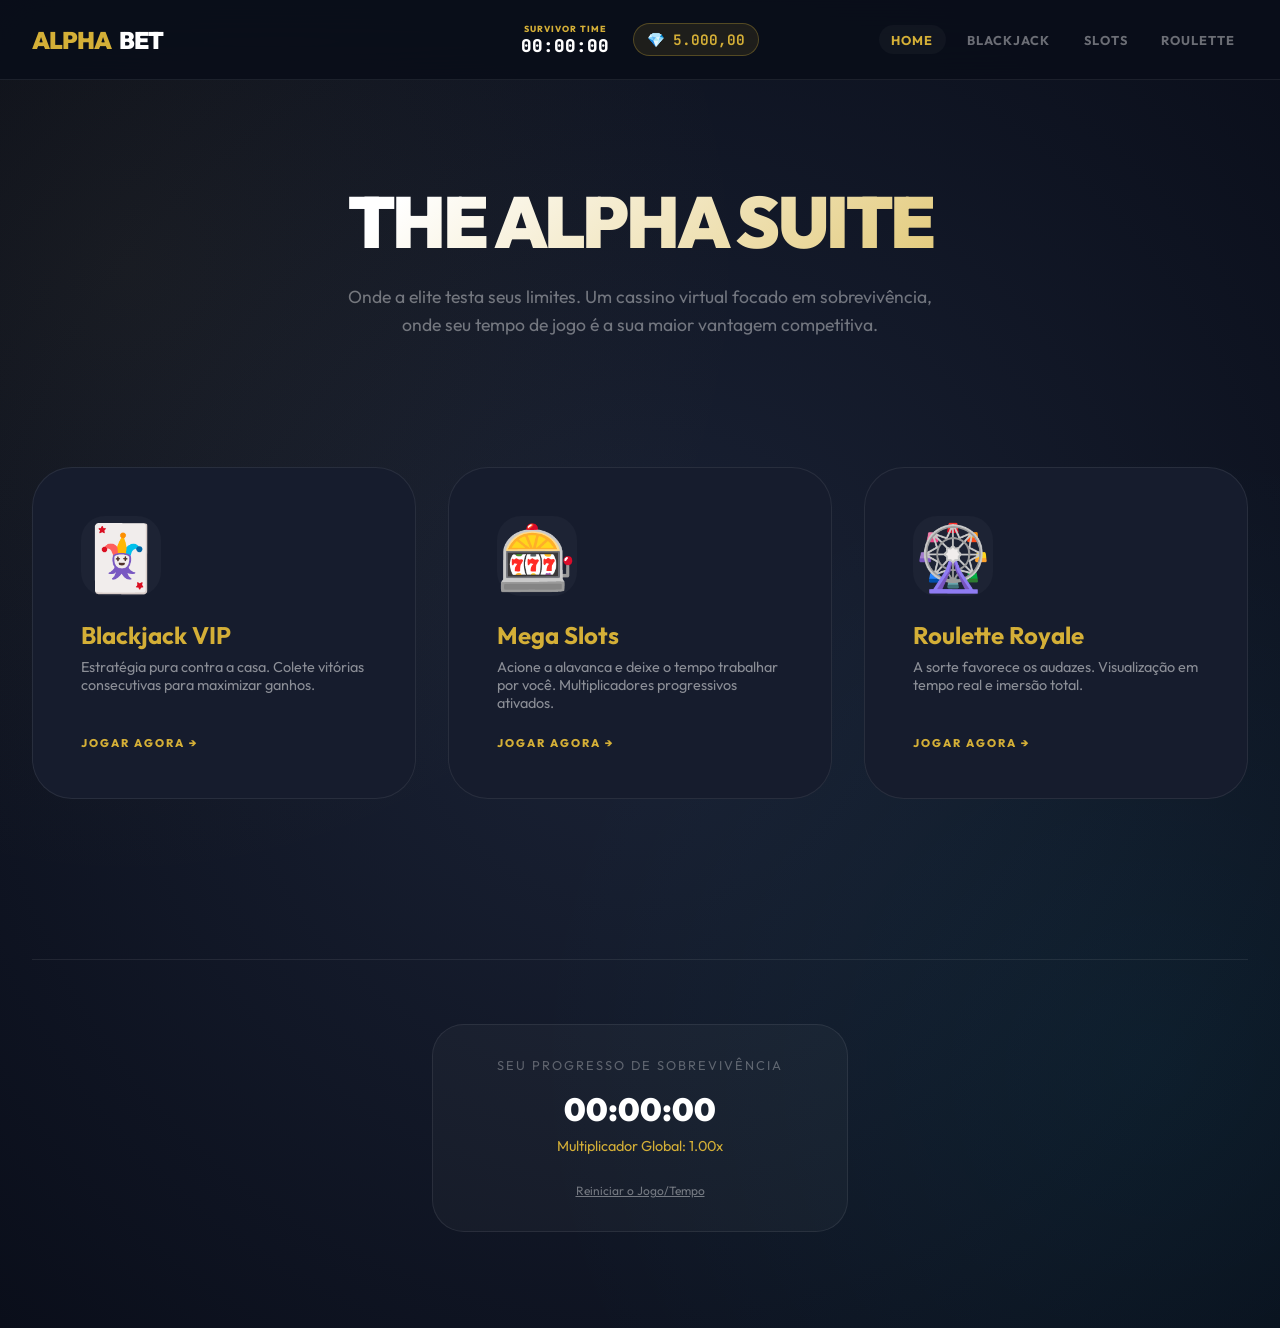
<file: index.html>
<!DOCTYPE html>
<html lang="pt-BR">

<head>
    <meta charset="UTF-8">
    <meta name="viewport" content="width=device-width, initial-scale=1.0">
    <title>Alpha Bet | Premium Survival Casino</title>
    <link rel="stylesheet" href="style.css">
</head>

<body>

    <header>
        <div class="menu-toggle" onclick="AlphaEngine.toggleMenu()">☰</div>
        <a href="index.html" class="logo">ALPHA <span>BET</span></a>
        
        <div class="header-hud">
            <div class="survival-timer-container">
                <div class="survival-timer-label">Survivor Time</div>
                <div id="survival-timer">00:00:00</div>
            </div>

            <div class="stats-bar">
                <div class="stat-pill balance">
                    <span>💎</span>
                    <span id="balance-display">0.00</span>
                </div>
            </div>
        </div>

        <nav>
            <a href="index.html">Home</a>
            <a href="blackjack.html">Blackjack</a>
            <a href="slots.html">Slots</a>
            <a href="roulette.html">Roulette</a>
        </nav>
    </header>

    <main>
        <section class="hero">
            <h1>THE ALPHA <span style="color: var(--gold);">SUITE</span></h1>
            <p class="hero-subtitle">
                Onde a elite testa seus limites. Um cassino virtual focado em sobrevivência,
                onde seu tempo de jogo é a sua maior vantagem competitiva.
            </p>
        </section>

        <section class="hub-grid">
            <a href="blackjack.html" class="game-card">
                <div class="icon">🃏</div>
                <div>
                    <h3 style="color: var(--gold); font-size: 1.5rem; margin-bottom: 0.5rem;">Blackjack VIP</h3>
                    <p style="color: rgba(255,255,255,0.5); font-size: 0.9rem;">Estratégia pura contra a casa. Colete
                        vitórias consecutivas para maximizar ganhos.</p>
                </div>
                <div
                    style="margin-top: auto; color: var(--gold); font-weight: 800; font-size: 0.7rem; letter-spacing: 2px;">
                    JOGAR AGORA →</div>
            </a>

            <a href="slots.html" class="game-card">
                <div class="icon">🎰</div>
                <div>
                    <h3 style="color: var(--gold); font-size: 1.5rem; margin-bottom: 0.5rem;">Mega Slots</h3>
                    <p style="color: rgba(255,255,255,0.5); font-size: 0.9rem;">Acione a alavanca e deixe o tempo
                        trabalhar por você. Multiplicadores progressivos ativados.</p>
                </div>
                <div
                    style="margin-top: auto; color: var(--gold); font-weight: 800; font-size: 0.7rem; letter-spacing: 2px;">
                    JOGAR AGORA →</div>
            </a>

            <a href="roulette.html" class="game-card">
                <div class="icon">🎡</div>
                <div>
                    <h3 style="color: var(--gold); font-size: 1.5rem; margin-bottom: 0.5rem;">Roulette Royale</h3>
                    <p style="color: rgba(255,255,255,0.5); font-size: 0.9rem;">A sorte favorece os audazes.
                        Visualização em tempo real e imersão total.</p>
                </div>
                <div
                    style="margin-top: auto; color: var(--gold); font-weight: 800; font-size: 0.7rem; letter-spacing: 2px;">
                    JOGAR AGORA →</div>
            </a>
        </section>

        <section class="global-progress-footer">
            <div class="progress-box">
                <p class="progress-label">Seu Progresso de Sobrevivência</p>
                <div class="progress-timer" id="survival-timer-hero">00:00:00</div>
                <p class="progress-mult">Multiplicador Global: <span id="survival-mult">1.00x</span></p>
                <p style="margin-top: 1.5rem; opacity: 1;">
                    <span class="reset-link-text" onclick="AlphaEngine.showConfirmModal('Reiniciar Jogo/Tempo', 'Tem certeza que deseja zerar todo o seu progresso de sobrevivência e saldo?', () => AlphaEngine.resetGame())">Reiniciar o Jogo/Tempo</span>
                </p>
            </div>
        </section>
    </main>

    <!-- Game Over Modal -->
    <div id="game-over-modal" class="modal-overlay">
        <div class="modal-content">
            <h2>BANKRUPTCY</h2>
            <p style="color: rgba(255,255,255,0.5); margin-bottom: 2rem;">As portas do cassino se fecharam. Tente
                novamente.</p>
            <div id="final-time"
                style="font-family: 'JetBrains Mono', monospace; font-size: 3rem; color: white; margin-bottom: 2rem;">
                00:00:00</div>
            <button onclick="AlphaEngine.resetGame()" class="btn-main">Reiniciar</button>
        </div>
    </div>

    <!-- Custom Confirm Modal -->
    <div id="custom-confirm-modal" class="confirm-modal-overlay">
        <div class="confirm-modal-content">
            <h3 class="confirm-modal-title">Reiniciar Jogo?</h3>
            <p class="confirm-modal-text">Seu progresso será perdido para sempre.</p>
            <div class="confirm-btn-group">
                <button class="btn-cancel">Cancelar</button>
                <button class="btn-confirm">Reiniciar</button>
            </div>
        </div>
    </div>

    <script src="engine.js"></script>
    <script>
        /**
         * Sincronização específica da Home para exibir o cronômetro no "Hero"
         * Isso garante que o contador gigante no meio da página esteja sempre 
         * alinhado com o motor do jogo (AlphaEngine).
         */
        setInterval(() => {
            const h = document.getElementById('survival-timer-hero');
            if (h) h.textContent = AlphaEngine.formatTime(AlphaEngine.survivalTime);
        }, 1000);
    </script>
</body>

</html>
</file>
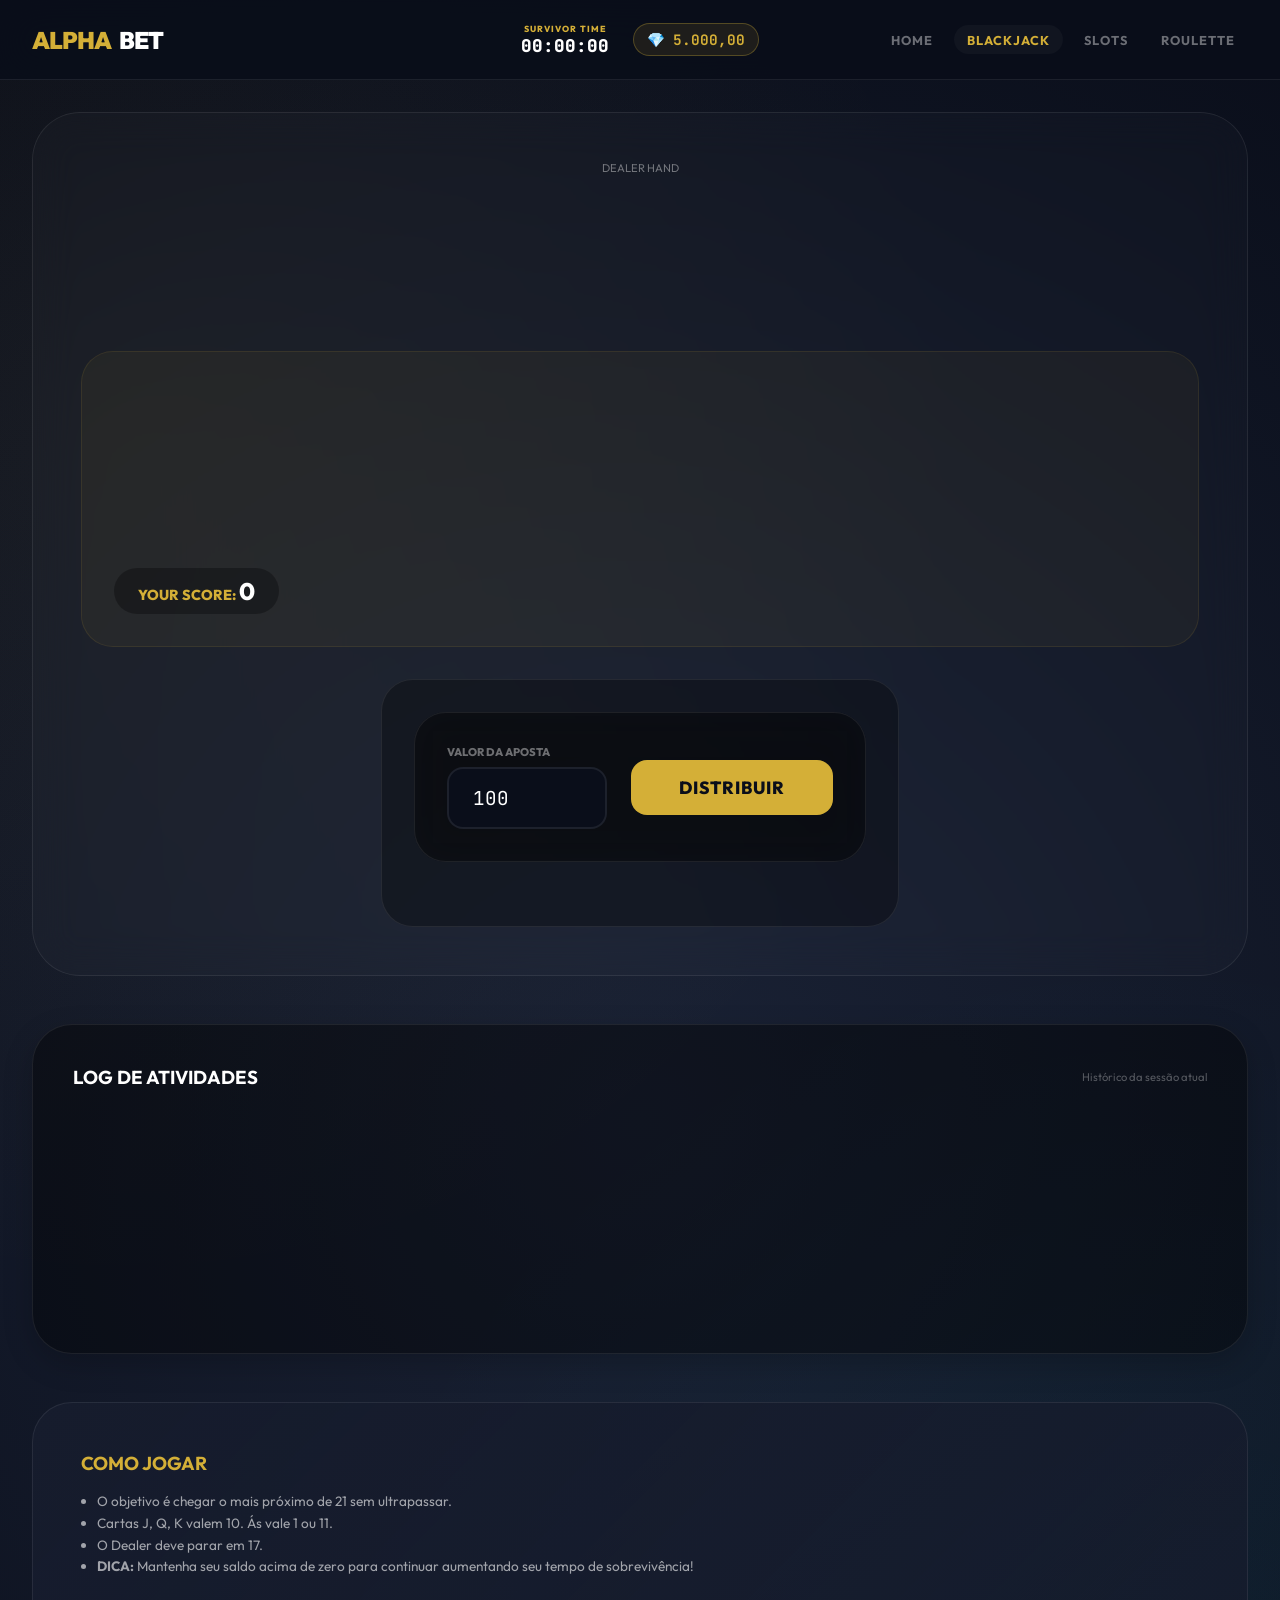
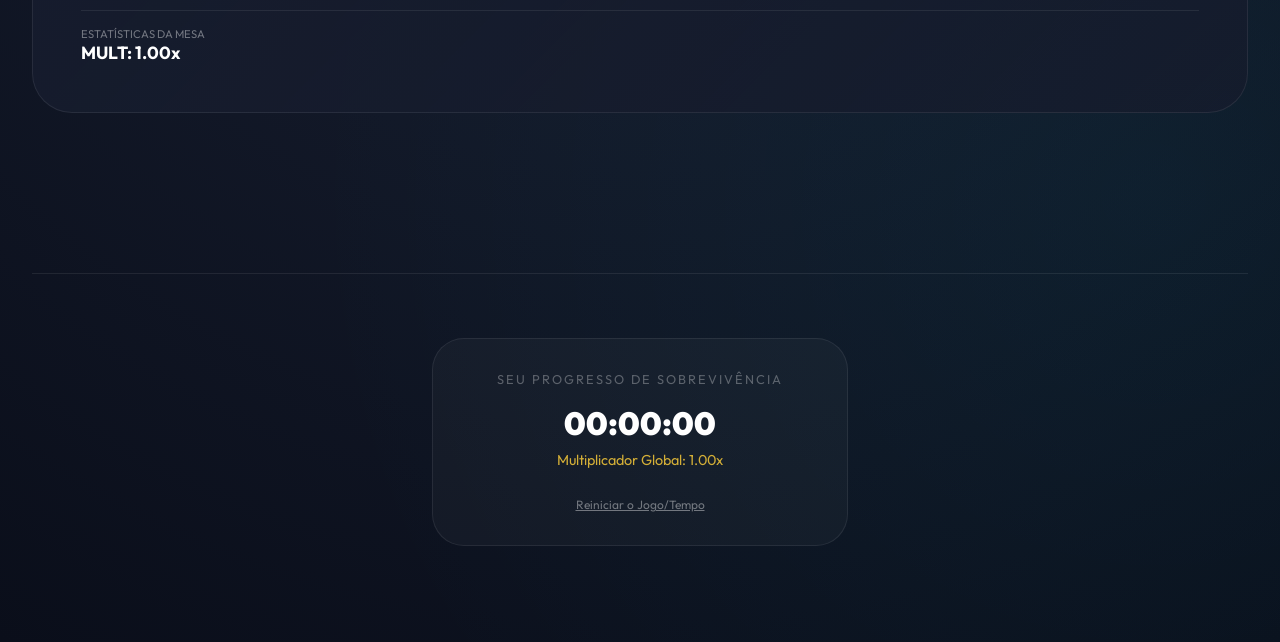
<file: blackjack.html>
<!DOCTYPE html>
<html lang="pt-BR">

<head>
    <meta charset="UTF-8">
    <meta name="viewport" content="width=device-width, initial-scale=1.0">
    <title>Blackjack | Alpha Bet</title>
    <link rel="stylesheet" href="style.css">
</head>

<body>

    <header>
        <div class="menu-toggle" onclick="AlphaEngine.toggleMenu()">☰</div>
        <a href="index.html" class="logo">ALPHA <span>BET</span></a>
        
        <div class="header-hud">
            <div class="survival-timer-container">
                <div class="survival-timer-label">Survivor Time</div>
                <div id="survival-timer">00:00:00</div>
            </div>

            <div class="stats-bar">
                <div class="stat-pill balance">
                    <span>💎</span>
                    <span id="balance-display">0.00</span>
                </div>
            </div>
        </div>

        <nav>
            <a href="index.html">Home</a>
            <a href="blackjack.html">Blackjack</a>
            <a href="slots.html">Slots</a>
            <a href="roulette.html">Roulette</a>
        </nav>
    </header>

    <main>
        <div class="game-layout">
            <div class="glass-card">
                <div class="game-container">
                    <div class="text-center" style="width: 100%;">
                            <p
                                style="text-transform: uppercase; font-size: 0.7rem; color: rgba(255,255,255,0.4); margin-bottom: 1rem; display: flex; justify-content: center; gap: 1rem; align-items: center;">
                                Dealer Hand <span id="bj-dealer-score-wrapper" style="display: none; background: var(--navy); padding: 2px 8px; border-radius: 4px; color: white;">SCORE: <span id="bj-dealer-score">0</span></span></p>
                            <div id="bj-dealer-hand" class="card-slot" style="min-height: 160px;"></div>

                        <div
                            style="background: rgba(212, 175, 55, 0.05); border-radius: 2rem; padding: 2rem; border: 1px solid rgba(212, 175, 55, 0.1);">
                            <div id="bj-player-hand" class="card-slot" style="min-height: 160px; margin-bottom: 1.5rem;">
                            </div>
                            <p
                                style="text-transform: uppercase; font-weight: 800; font-size: 0.9rem; color: var(--gold); background: rgba(0,0,0,0.3); display: inline-block; padding: 0.5rem 1.5rem; border-radius: 99px;">
                                Your Score: <span id="bj-score" style="font-size: 1.5rem; color: white;">0</span></p>
                        </div>
                    </div>

                    <div class="bet-controls">
                        <!-- Controles de Aposta -->
        <div class="bet-controls glass-card" id="bj-controls-bet">
            <div class="input-group">
                <label>VALOR DA APOSTA</label>
                <input type="number" id="bj-bet-input" value="100" min="10" step="10">
            </div>
            <button onclick="bj.start()" class="btn-main" id="bj-btn-deal">DISTRIBUIR</button>
        </div>
                        <!-- Interface de Jogo (Hit/Stand) -->
                        <div id="bj-controls-play" style="display: none;">
                            <button onclick="bj.hit()" class="btn-auto" style="padding: 1rem 2rem; font-size: 1rem;">HIT (Pedir)</button>
                            <button onclick="bj.stand()" class="btn-main">STAND (Parar)</button>
                        </div>
                    </div>
                </div>
            </div>

            <div class="page-footer-container">
                <div class="log-section">
                    <div class="log-header">
                        <h3>LOG DE ATIVIDADES</h3>
                        <span style="font-size: 0.7rem; color: rgba(255,255,255,0.3);">Histórico da sessão atual</span>
                    </div>
                    <div id="alpha-log" class="log-window"></div>
                </div>

                <div class="info-section">
                    <h3 style="color: var(--gold); margin-bottom: 1rem;">COMO JOGAR</h3>
                    <ul style="color: rgba(255,255,255,0.6); font-size: 0.85rem; padding-left: 1rem; line-height: 1.6;">
                        <li>O objetivo é chegar o mais próximo de 21 sem ultrapassar.</li>
                        <li>Cartas J, Q, K valem 10. Ás vale 1 ou 11.</li>
                        <li>O Dealer deve parar em 17.</li>
                        <li><b>DICA:</b> Mantenha seu saldo acima de zero para continuar aumentando seu tempo de
                            sobrevivência!</li>
                    </ul>
                    <div style="margin-top: 2rem; padding-top: 1rem; border-top: 1px solid var(--glass-border);">
                        <p style="font-size: 0.7rem; color: rgba(255,255,255,0.4);">ESTATÍSTICAS DA MESA</p>
                        <p style="font-size: 1.1rem; font-weight: 700;">MULT: <span id="survival-mult">1.00x</span></p>
                    </div>
                </div>
            </div>
        </div>
        <section class="global-progress-footer">
            <div class="progress-box">
                <p class="progress-label">Seu Progresso de Sobrevivência</p>
                <div class="progress-timer" id="survival-timer-hero">00:00:00</div>
                <p class="progress-mult">Multiplicador Global: <span id="survival-mult">1.00x</span></p>
                <p style="margin-top: 1.5rem; opacity: 1;">
                    <span class="reset-link-text" onclick="AlphaEngine.showConfirmModal('Reiniciar Jogo/Tempo', 'Tem certeza que deseja zerar todo o seu progresso de sobrevivência e saldo?', () => AlphaEngine.resetGame())">Reiniciar o Jogo/Tempo</span>
                </p>
            </div>
        </section>
    </main>

    <!-- Game Over Modal -->
    <div id="game-over-modal" class="modal-overlay">
        <div class="modal-content">
            <h2>BANKRUPTCY</h2>
            <p style="color: rgba(255,255,255,0.5); margin-bottom: 2rem;">Sua jornada Alpha chegou ao fim
                temporariamente.</p>
            <div id="final-time"
                style="font-family: 'JetBrains Mono', monospace; font-size: 3rem; color: white; margin-bottom: 2rem;">
                00:00:00</div>
            <button onclick="AlphaEngine.resetGame()" class="btn-main">Reiniciar Sistema</button>
        </div>
    </div>

    <!-- Custom Confirm Modal -->
    <div id="custom-confirm-modal" class="confirm-modal-overlay">
        <div class="confirm-modal-content">
            <h3 class="confirm-modal-title">Reiniciar Jogo?</h3>
            <p class="confirm-modal-text">Seu progresso será perdido para sempre.</p>
            <div class="confirm-btn-group">
                <button class="btn-cancel">Cancelar</button>
                <button class="btn-confirm">Reiniciar</button>
            </div>
        </div>
    </div>

    <script src="engine.js"></script>
    <script src="blackjack.js"></script>
</body>

</html>
</file>
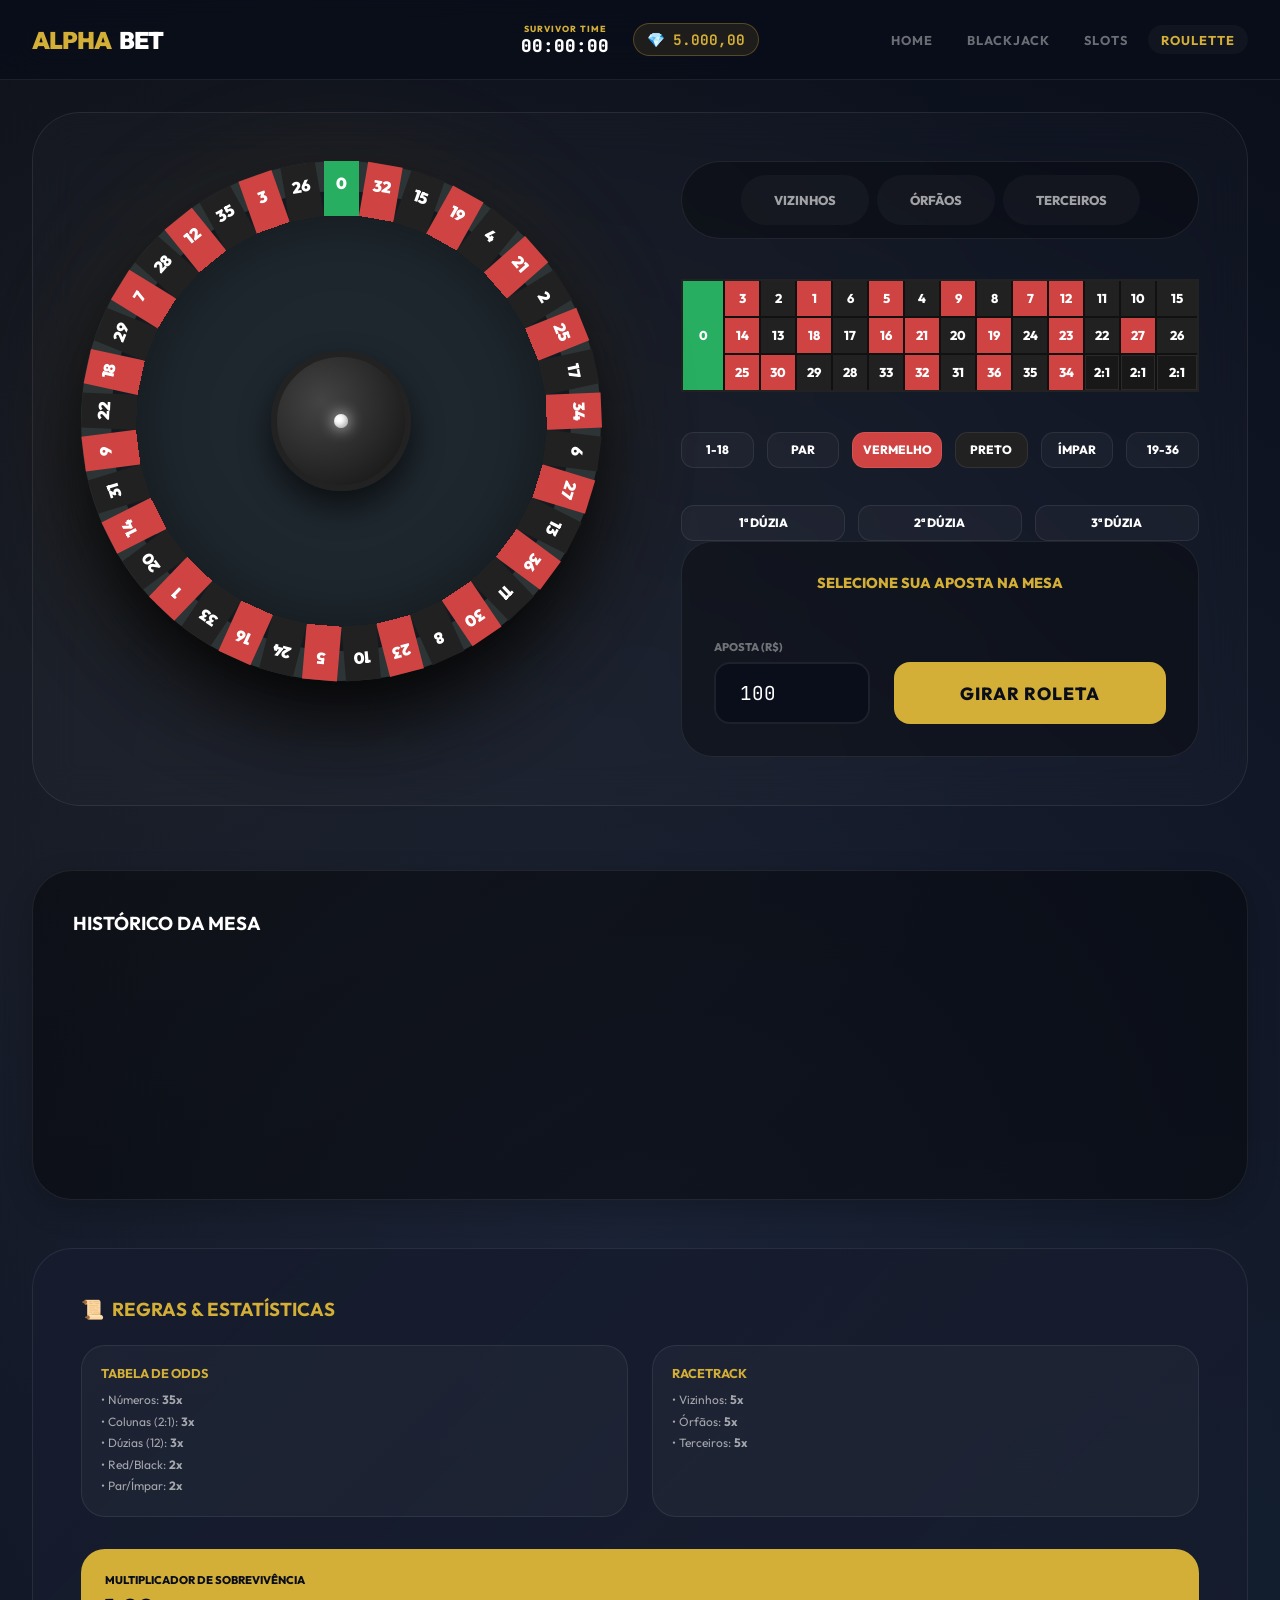
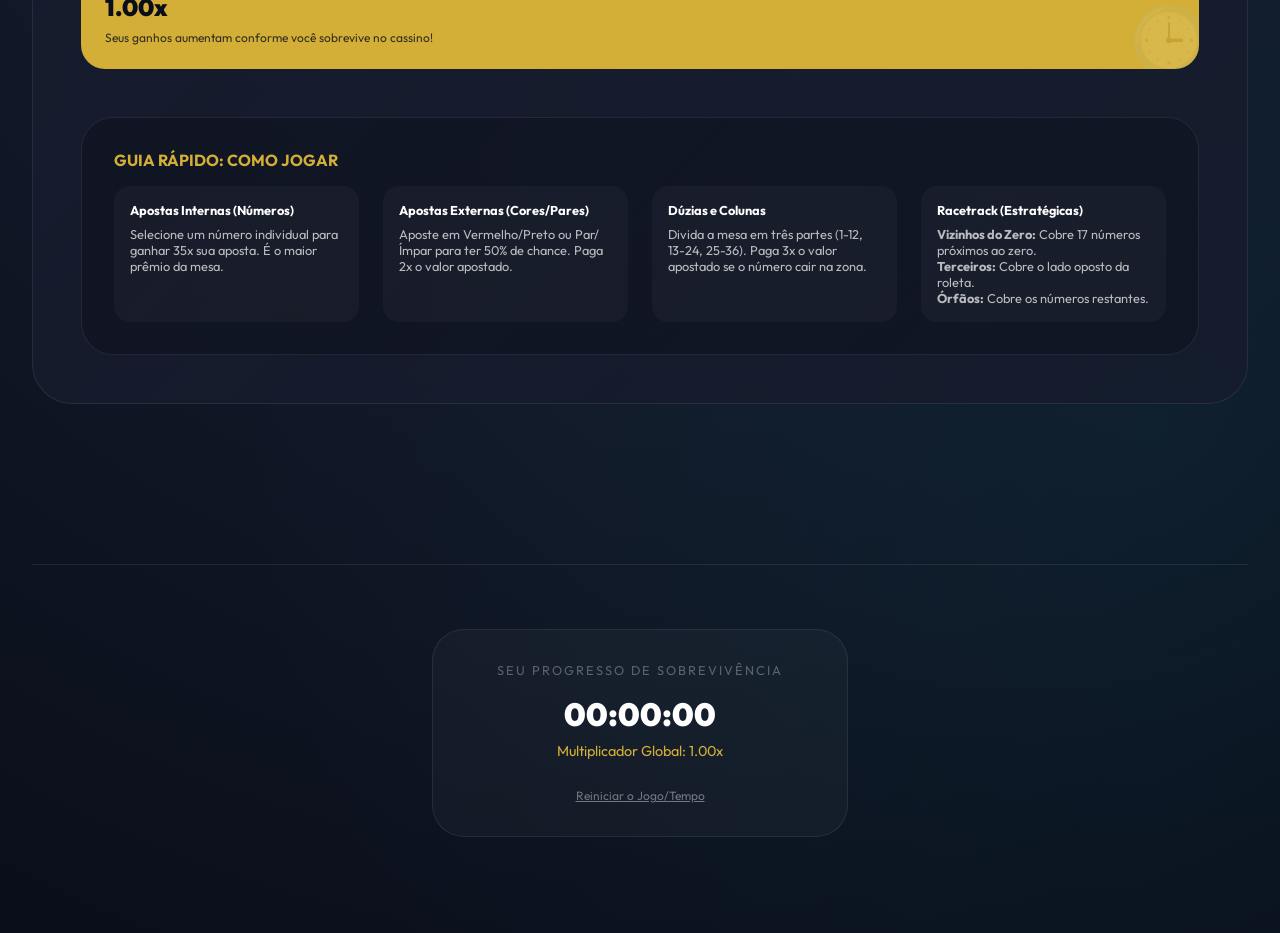
<file: roulette.html>
<!DOCTYPE html>
<html lang="pt-BR">

<head>
    <meta charset="UTF-8">
    <meta name="viewport" content="width=device-width, initial-scale=1.0">
    <title>Roulette | Alpha Bet</title>
    <link rel="stylesheet" href="style.css">
    <!-- Estilos de mesa e roleta foram movidos para o CSS global -->
</head>

<body>

    <header>
        <div class="menu-toggle" onclick="AlphaEngine.toggleMenu()">☰</div>
        <a href="index.html" class="logo">ALPHA <span>BET</span></a>
        
        <div class="header-hud">
            <div class="survival-timer-container">
                <div class="survival-timer-label">Survivor Time</div>
                <div id="survival-timer">00:00:00</div>
            </div>

            <div class="stats-bar">
                <div class="stat-pill balance">
                    <span>💎</span>
                    <span id="balance-display">0.00</span>
                </div>
            </div>
        </div>

        <nav>
            <a href="index.html">Home</a>
            <a href="blackjack.html">Blackjack</a>
            <a href="slots.html">Slots</a>
            <a href="roulette.html">Roulette</a>
        </nav>
    </header>

    <main>
            <div class="glass-card">
                <div class="roulette-container-row">
                    <!-- Lado Esquerdo: Roleta Grande -->
                    <div class="roulette-side">
                        <div style="position: relative;">
                            <div id="roulette-wheel" class="roulette-visual">
                                <!-- Ball element -->
                                <div id="roulette-ball" class="roulette-ball"></div>
                                <!-- Inner numbers visualization created via JS -->
                                <div class="roulette-center">
                                    <div id="wheel-result" style="font-size: 3.5rem; font-weight: 900; color: white;"></div>
                                </div>
                            </div>
                        </div>
                    </div>

                    <!-- Lado Direito: Apostas e Controles -->
                    <div class="betting-side">
                        <div class="rl-full-table">
                            <!-- Racetrack -->
                            <div class="rl-racetrack" style="padding: 0.8rem; margin-bottom: 1rem;">
                                <div class="racetrack-section" onclick="roulette.selectBet('VIZINHOS')">VIZINHOS</div>
                                <div class="racetrack-section" onclick="roulette.selectBet('ORFAOS')">ÓRFÃOS</div>
                                <div class="racetrack-section" onclick="roulette.selectBet('TERCEIROS')">TERCEIROS</div>
                            </div>

                            <!-- Main Grid -->
                            <div style="display: flex; justify-content: center; width: 100%;">
                                <div class="rl-main-grid" id="rl-main-grid">
                                    <div class="grid-cell green" onclick="roulette.selectBet('0')">0</div>
                                    <!-- Dynamic Numbers -->
                                </div>
                            </div>

                            <!-- Outside Bets -->
                            <div class="rl-outside-bets" style="gap: 0.8rem; margin-top: 1rem;">
                                <div class="outside-bet" onclick="roulette.selectBet('LOW')">1-18</div>
                                <div class="outside-bet" onclick="roulette.selectBet('EVEN')">PAR</div>
                                <div class="outside-bet" style="background: #cf4343;" onclick="roulette.selectBet('RED')">VERMELHO</div>
                                <div class="outside-bet" style="background: #212121;" onclick="roulette.selectBet('BLACK')">PRETO</div>
                                <div class="outside-bet" onclick="roulette.selectBet('ODD')">ÍMPAR</div>
                                <div class="outside-bet" onclick="roulette.selectBet('HIGH')">19-36</div>
                            </div>
                            
                            <div class="rl-outside-bets" style="grid-template-columns: repeat(3, 1fr); margin-top: 0.8rem; gap: 0.8rem;">
                                <div class="outside-bet" onclick="roulette.selectBet('1ST12')">1ª DÚZIA</div>
                                <div class="outside-bet" onclick="roulette.selectBet('2ND12')">2ª DÚZIA</div>
                                <div class="outside-bet" onclick="roulette.selectBet('3ND12')">3ª DÚZIA</div>
                            </div>
                        </div>

                        <!-- Controles Unificados -->
                        <div class="bet-controls">
                            <p id="current-bet-display" style="width: 100%; text-align: center; font-size: 0.9rem; color: var(--gold); margin-bottom: 1.5rem; font-weight: 800;">SELECIONE SUA APOSTA NA MESA</p>
                            <div style="display: flex; gap: 1.5rem; align-items: flex-end;">
                                <div class="input-group" style="flex: 1;">
                                    <label>Aposta (R$)</label>
                                    <input type="number" id="rl-bet-input" value="100" min="1" style="width: 100%;">
                                </div>
                                <button id="spin-btn" onclick="roulette.spin()" class="btn-main"
                                    style="padding: 1.2rem; flex: 1.5;">GIRAR ROLETA</button>
                            </div>
                        </div>
                    </div>
                </div>
                </div>
  </div>
            </div>

            <div class="page-footer-container">
                <div class="log-section">
                    <div class="log-header">
                        <h3>HISTÓRICO DA MESA</h3>
                        <span id="last-number"
                            style="background: var(--gold); color: var(--navy); padding: 0.2rem 1rem; border-radius: 99px; font-weight: 900; display: none;">ÚLTIMO:
                            12</span>
                    </div>
                    <div id="alpha-log" class="log-window"></div>
                </div>

                <div class="info-section">
                    <h3 style="color: var(--gold); margin-bottom: 1.5rem; display: flex; align-items: center; gap: 0.5rem;">
                        <span>📜</span> REGRAS & ESTATÍSTICAS
                    </h3>
                    
                    <div style="display: grid; grid-template-columns: 1fr 1fr; gap: 1.5rem; margin-bottom: 2rem;">
                        <div style="background: rgba(255,255,255,0.03); padding: 1.2rem; border-radius: 1.5rem; border: 1px solid var(--glass-border);">
                            <h4 style="color: var(--gold); font-size: 0.8rem; margin-bottom: 0.5rem;">TABELA DE ODDS</h4>
                            <ul style="list-style: none; font-size: 0.75rem; color: rgba(255,255,255,0.6); line-height: 1.8;">
                                <li>• Números: <b>35x</b></li>
                                <li>• Colunas (2:1): <b>3x</b></li>
                                <li>• Dúzias (12): <b>3x</b></li>
                                <li>• Red/Black: <b>2x</b></li>
                                <li>• Par/Ímpar: <b>2x</b></li>
                            </ul>
                        </div>
                        <div style="background: rgba(255,255,255,0.03); padding: 1.2rem; border-radius: 1.5rem; border: 1px solid var(--glass-border);">
                            <h4 style="color: var(--gold); font-size: 0.8rem; margin-bottom: 0.5rem;">RACETRACK</h4>
                            <ul style="list-style: none; font-size: 0.75rem; color: rgba(255,255,255,0.6); line-height: 1.8;">
                                <li>• Vizinhos: <b>5x</b></li>
                                <li>• Órfãos: <b>5x</b></li>
                                <li>• Terceiros: <b>5x</b></li>
                            </ul>
                        </div>
                    </div>

                    <div style="background: var(--gold); color: var(--navy); padding: 1.5rem; border-radius: 1.5rem; position: relative; overflow: hidden; margin-top: 2rem;">
                        <div style="position: absolute; right: -10px; bottom: -10px; font-size: 4rem; opacity: 0.1;">🕒</div>
                        <p style="font-size: 0.7rem; font-weight: 800; text-transform: uppercase; margin-bottom: 0.3rem;">Multiplicador de Sobrevivência</p>
                        <p style="font-size: 1.5rem; font-weight: 900;" id="survival-mult">1.00x</p>
                        <p style="font-size: 0.75rem; opacity: 0.8; margin-top: 0.5rem;">Seus ganhos aumentam conforme você sobrevive no cassino!</p>
                    </div>

                    <div style="margin-top: 3rem; background: rgba(0,0,0,0.2); padding: 2rem; border-radius: 2rem; border: 1px solid var(--glass-border);">
                        <h4 style="color: var(--gold); margin-bottom: 1rem; font-size: 1rem;">GUIA RÁPIDO: COMO JOGAR</h4>
                        <div style="display: grid; grid-template-columns: repeat(auto-fit, minmax(200px, 1fr)); gap: 1.5rem; font-size: 0.8rem; color: rgba(255,255,255,0.7);">
                            <div style="background: var(--glass); padding: 1rem; border-radius: 1rem;">
                                <b style="color: white; display: block; margin-bottom: 0.5rem;">Apostas Internas (Números)</b>
                                Selecione um número individual para ganhar 35x sua aposta. É o maior prêmio da mesa.
                            </div>
                            <div style="background: var(--glass); padding: 1rem; border-radius: 1rem;">
                                <b style="color: white; display: block; margin-bottom: 0.5rem;">Apostas Externas (Cores/Pares)</b>
                                Aposte em Vermelho/Preto ou Par/Ímpar para ter 50% de chance. Paga 2x o valor apostado.
                            </div>
                            <div style="background: var(--glass); padding: 1rem; border-radius: 1rem;">
                                <b style="color: white; display: block; margin-bottom: 0.5rem;">Dúzias e Colunas</b>
                                Divida a mesa em três partes (1-12, 13-24, 25-36). Paga 3x o valor apostado se o número cair na zona.
                            </div>
                            <div style="background: var(--glass); padding: 1rem; border-radius: 1rem;">
                                <b style="color: white; display: block; margin-bottom: 0.5rem;">Racetrack (Estratégicas)</b>
                                <b>Vizinhos do Zero:</b> Cobre 17 números próximos ao zero.<br>
                                <b>Terceiros:</b> Cobre o lado oposto da roleta.<br>
                                <b>Órfãos:</b> Cobre os números restantes.
                            </div>
                        </div>
                    </div>
                </div>
            </div>
        </div>
        <section class="global-progress-footer">
            <div class="progress-box">
                <p class="progress-label">Seu Progresso de Sobrevivência</p>
                <div class="progress-timer" id="survival-timer-hero">00:00:00</div>
                <p class="progress-mult">Multiplicador Global: <span id="survival-mult">1.00x</span></p>
                <p style="margin-top: 1.5rem; opacity: 1;">
                    <span class="reset-link-text" onclick="AlphaEngine.showConfirmModal('Reiniciar Jogo/Tempo', 'Tem certeza que deseja zerar todo o seu progresso de sobrevivência e saldo?', () => AlphaEngine.resetGame())">Reiniciar o Jogo/Tempo</span>
                </p>
            </div>
        </section>
    </main>

    <!-- Game Over Modal -->
    <div id="game-over-modal" class="modal-overlay">
        <div class="modal-content">
            <h2>BANKRUPTCY</h2>
            <p style="color: rgba(255,255,255,0.5); margin-bottom: 2rem;">A roleta parou no zero absoluto.</p>
            <div id="final-time"
                style="font-family: 'JetBrains Mono', monospace; font-size: 3rem; color: white; margin-bottom: 2rem;">
                00:00:00</div>
            <button onclick="AlphaEngine.resetGame()" class="btn-main">Tentar Novamente</button>
        </div>
    </div>

    <!-- Custom Confirm Modal -->
    <div id="custom-confirm-modal" class="confirm-modal-overlay">
        <div class="confirm-modal-content">
            <h3 class="confirm-modal-title">Reiniciar Jogo?</h3>
            <p class="confirm-modal-text">Seu progresso será perdido para sempre.</p>
            <div class="confirm-btn-group">
                <button class="btn-cancel">Cancelar</button>
                <button class="btn-confirm">Reiniciar</button>
            </div>
        </div>
    </div>

    <script src="engine.js"></script>
    <script src="roulette.js"></script>
</body>

</html>
</file>
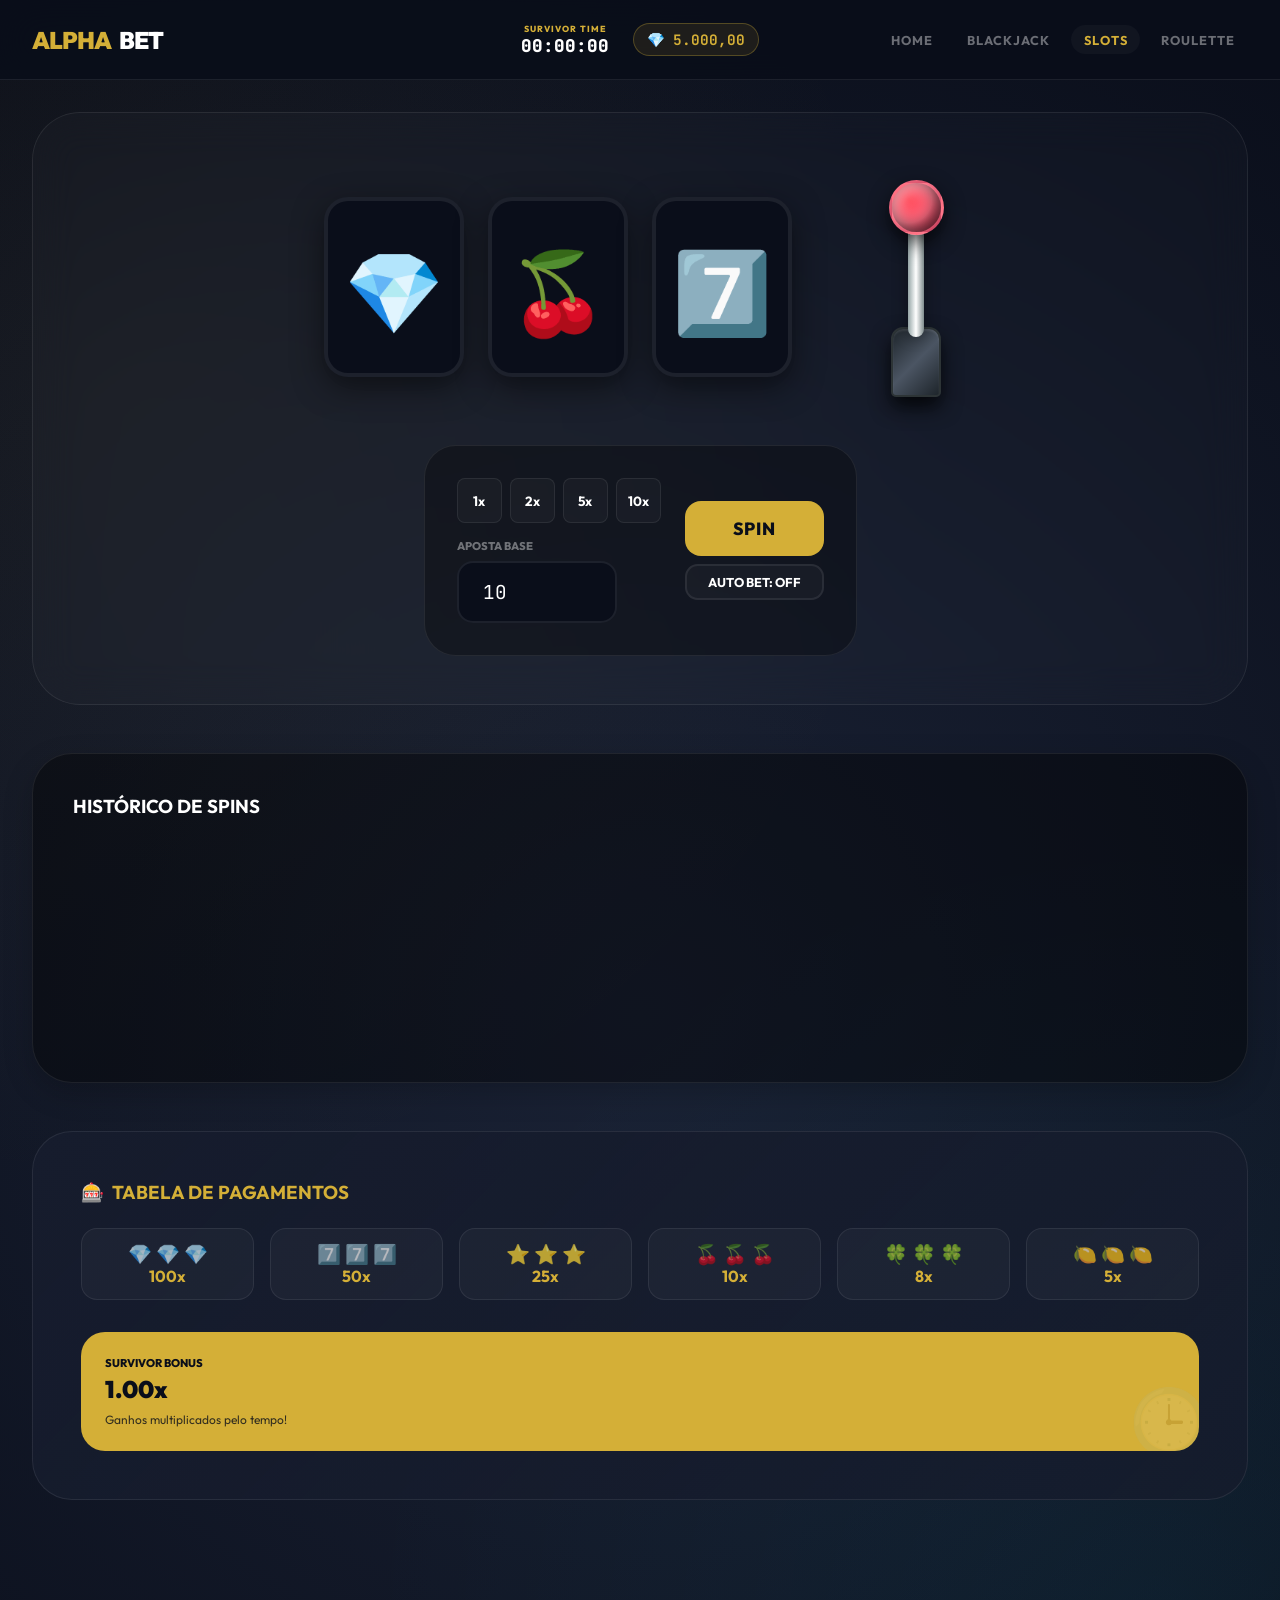
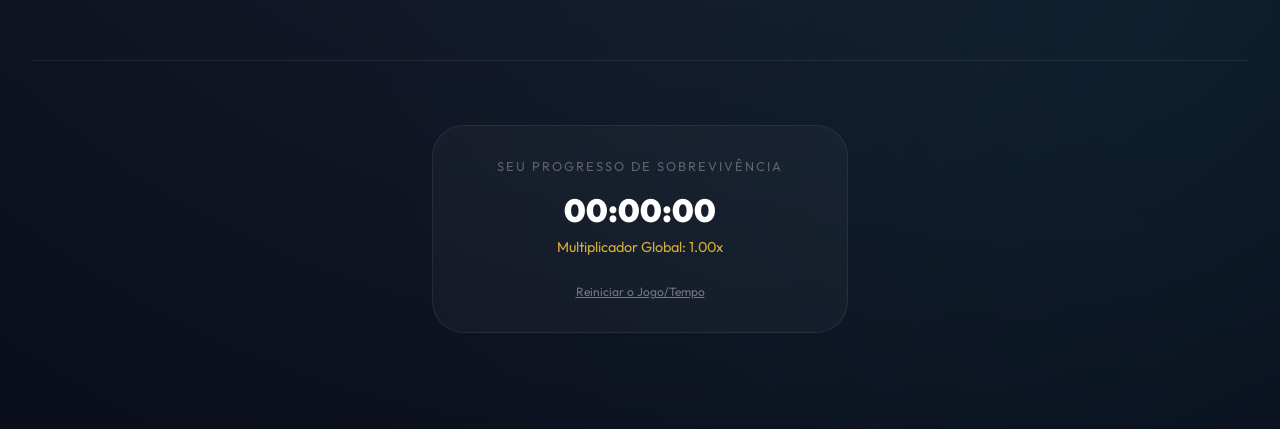
<file: slots.html>
<!DOCTYPE html>
<html lang="pt-BR">

<head>
    <meta charset="UTF-8">
    <meta name="viewport" content="width=device-width, initial-scale=1.0">
    <title>Slots | Alpha Bet</title>
    <link rel="stylesheet" href="style.css">
    <!-- Estilos específicos foram movidos para o style.css global para melhor organização -->
</head>

<body>

    <header>
        <div class="menu-toggle" onclick="AlphaEngine.toggleMenu()">☰</div>
        <a href="index.html" class="logo">ALPHA <span>BET</span></a>
        
        <div class="header-hud">
            <div class="survival-timer-container">
                <div class="survival-timer-label">Survivor Time</div>
                <div id="survival-timer">00:00:00</div>
            </div>

            <div class="stats-bar">
                <div class="stat-pill balance">
                    <span>💎</span>
                    <span id="balance-display">0.00</span>
                </div>
            </div>
        </div>

        <nav>
            <a href="index.html">Home</a>
            <a href="blackjack.html">Blackjack</a>
            <a href="slots.html">Slots</a>
            <a href="roulette.html">Roulette</a>
        </nav>
    </header>

    <main>
        <div class="game-layout">
            <div class="glass-card">
                <div class="game-container">
                    <div class="reel-area">
                        <div class="reel-container">
                            <div id="slot-1-window" class="reel-window">
                                <div id="slot-1-strip" class="reel-strip">
                                    <div class="reel-symbol">💎</div>
                                </div>
                            </div>
                            <div id="slot-2-window" class="reel-window">
                                <div id="slot-2-strip" class="reel-strip">
                                    <div class="reel-symbol">🍒</div>
                                </div>
                            </div>
                            <div id="slot-3-window" class="reel-window">
                                <div id="slot-3-strip" class="reel-strip">
                                    <div class="reel-symbol">7️⃣</div>
                                </div>
                            </div>
                        </div>

                        <!-- The Lever (Right) -->
                        <div class="lever-container" onclick="slots.spin()">
                            <div class="lever-base"></div>
                            <div class="lever-arm" id="lever-arm">
                                <div class="lever-knob"></div>
                            </div>
                        </div>
                    </div>

                    <!-- Controles de Aposta -->
                    <div class="bet-controls">
                        <div style="display: flex; flex-direction: column; gap: 1rem;">
                            <div class="multiplier-buttons">
                                <button onclick="slots.setMult(1)" class="btn-mult">1x</button>
                                <button onclick="slots.setMult(2)" class="btn-mult">2x</button>
                                <button onclick="slots.setMult(5)" class="btn-mult">5x</button>
                                <button onclick="slots.setMult(10)" class="btn-mult">10x</button>
                            </div>
                            <div class="input-group">
                                <label>Aposta Base</label>
                                <input type="number" id="slots-bet-input" value="10" min="1">
                            </div>
                        </div>

                        <div style="display: flex; flex-direction: column; gap: 0.5rem;">
                            <button id="spin-btn" onclick="slots.spin()" class="btn-main">SPIN</button>
                            <button id="auto-btn" onclick="slots.toggleAuto()" class="btn-auto">AUTO BET: OFF</button>
                        </div>
                    </div>
                </div>
            </div>

            <div class="page-footer-container">
                <div class="log-section">
                    <div class="log-header">
                        <h3>HISTÓRICO DE SPINS</h3>
                        <span id="auto-status" style="color: var(--success); font-weight: 800; display: none;">MODO
                            AUTOMÁTICO ATIVO</span>
                    </div>
                    <div id="alpha-log" class="log-window"></div>
                </div>

                <div class="info-section">
                    <h3 style="color: var(--gold); margin-bottom: 1.5rem; display: flex; align-items: center; gap: 0.5rem;">
                        <span>🎰</span> TABELA DE PAGAMENTOS
                    </h3>

                    <div class="payout-grid">
                        <div style="background: var(--glass); padding: 0.8rem; border-radius: 1rem; border: 1px solid var(--glass-border); text-align: center;">
                            <span style="font-size: 1.2rem;">💎 💎 💎</span><br><b style="color: var(--gold); font-size: 1rem;">100x</b>
                        </div>
                        <div style="background: var(--glass); padding: 0.8rem; border-radius: 1rem; border: 1px solid var(--glass-border); text-align: center;">
                            <span style="font-size: 1.2rem;">7️⃣ 7️⃣ 7️⃣</span><br><b style="color: var(--gold); font-size: 1rem;">50x</b>
                        </div>
                        <div style="background: var(--glass); padding: 0.8rem; border-radius: 1rem; border: 1px solid var(--glass-border); text-align: center;">
                            <span style="font-size: 1.2rem;">⭐ ⭐ ⭐</span><br><b style="color: var(--gold); font-size: 1rem;">25x</b>
                        </div>
                        <div style="background: var(--glass); padding: 0.8rem; border-radius: 1rem; border: 1px solid var(--glass-border); text-align: center;">
                            <span style="font-size: 1.2rem;">🍒 🍒 🍒</span><br><b style="color: var(--gold); font-size: 1rem;">10x</b>
                        </div>
                        <div style="background: var(--glass); padding: 0.8rem; border-radius: 1rem; border: 1px solid var(--glass-border); text-align: center;">
                            <span style="font-size: 1.2rem;">🍀 🍀 🍀</span><br><b style="color: var(--gold); font-size: 1rem;">8x</b>
                        </div>
                        <div style="background: var(--glass); padding: 0.8rem; border-radius: 1rem; border: 1px solid var(--glass-border); text-align: center;">
                            <span style="font-size: 1.2rem;">🍋 🍋 🍋</span><br><b style="color: var(--gold); font-size: 1rem;">5x</b>
                        </div>
                    </div>

                    <div style="background: var(--gold); color: var(--navy); padding: 1.5rem; border-radius: 1.5rem; position: relative; overflow: hidden;">
                        <div style="position: absolute; right: -10px; bottom: -10px; font-size: 4rem; opacity: 0.1;">🕒</div>
                        <p style="font-size: 0.7rem; font-weight: 800; text-transform: uppercase; margin-bottom: 0.3rem;">Survivor Bonus</p>
                        <p style="font-size: 1.5rem; font-weight: 900;" id="survival-mult">1.00x</p>
                        <p style="font-size: 0.75rem; opacity: 0.8; margin-top: 0.5rem;">Ganhos multiplicados pelo tempo!</p>
                    </div>
                </div>
            </div>
        </div>
        <section class="global-progress-footer">
            <div class="progress-box">
                <p class="progress-label">Seu Progresso de Sobrevivência</p>
                <div class="progress-timer" id="survival-timer-hero">00:00:00</div>
                <p class="progress-mult">Multiplicador Global: <span id="survival-mult">1.00x</span></p>
                <p style="margin-top: 1.5rem; opacity: 1;">
                    <span class="reset-link-text" onclick="AlphaEngine.showConfirmModal('Reiniciar Jogo/Tempo', 'Tem certeza que deseja zerar todo o seu progresso de sobrevivência e saldo?', () => AlphaEngine.resetGame())">Reiniciar o Jogo/Tempo</span>
                </p>
            </div>
        </section>
    </main>

    <!-- Game Over Modal -->
    <div id="game-over-modal" class="modal-overlay">
        <div class="modal-content">
            <h2>BANKRUPTCY</h2>
            <p style="color: rgba(255,255,255,0.5); margin-bottom: 2rem;">As máquinas pararam. Recarregue seu sistema
                Alpha.</p>
            <div id="final-time"
                style="font-family: 'JetBrains Mono', monospace; font-size: 3rem; color: white; margin-bottom: 2rem;">
                00:00:00</div>
            <button onclick="AlphaEngine.resetGame()" class="btn-main">Reiniciar</button>
        </div>
    </div>

    <!-- Custom Confirm Modal -->
    <div id="custom-confirm-modal" class="confirm-modal-overlay">
        <div class="confirm-modal-content">
            <h3 class="confirm-modal-title">Reiniciar Jogo?</h3>
            <p class="confirm-modal-text">Seu progresso será perdido para sempre.</p>
            <div class="confirm-btn-group">
                <button class="btn-cancel">Cancelar</button>
                <button class="btn-confirm">Reiniciar</button>
            </div>
        </div>
    </div>

    <script src="engine.js"></script>
    <script src="slots.js"></script>
</body>

</html>
</file>
<file: style.css>
/* IMPORTAÇÃO DE FONTES MODERNAS */
@import url('https://fonts.googleapis.com/css2?family=Outfit:wght@300;400;600;800&family=JetBrains+Mono:wght@400;700&display=swap');

:root {
    --navy: #0A0E1A;
    --navy-light: #161C2D;
    --gold: #D4AF37;
    --gold-bright: #F1D279;
    --glass: rgba(255, 255, 255, 0.03);
    --glass-border: rgba(255, 255, 255, 0.08);
    --success: #27ae60;
    --danger: #cf4343;
    --card-bg: #ffffff;
    --card-text: #1a1a1a;
}

/* SCROLLBAR PREMIUM */
::-webkit-scrollbar { width: 8px; }
::-webkit-scrollbar-track { background: var(--navy); }
::-webkit-scrollbar-thumb { 
    background: var(--glass-border); 
    border-radius: 10px; 
    border: 2px solid var(--navy);
}
::-webkit-scrollbar-thumb:hover { background: var(--gold); opacity: 0.5; }

* {
    margin: 0;
    padding: 0;
    box-sizing: border-box;
}

body {
    background-color: var(--navy);
    color: white;
    font-family: 'Outfit', sans-serif;
    min-height: 100vh;
    overflow-x: hidden;
    /* Fundo dinâmico com gradientes radiantes para profundidade visual */
    background-image:
        radial-gradient(circle at 10% 20%, rgba(212, 175, 55, 0.05) 0%, transparent 40%),
        radial-gradient(circle at 90% 80%, rgba(0, 229, 255, 0.05) 0%, transparent 40%),
        radial-gradient(circle at 50% 50%, #1a2235 0%, #0a0e1a 100%);
}

/* CABEÇALHO E NAVEGAÇÃO */
header {
    background: rgba(10, 14, 26, 0.95);
    backdrop-filter: blur(20px);
    border-bottom: 1px solid var(--glass-border);
    padding: 0.75rem 2rem;
    position: sticky;
    top: 0;
    z-index: 1000;
    display: grid;
    grid-template-columns: 1fr auto 1fr;
    align-items: center;
    min-height: 80px;
}

.logo {
    font-size: 1.5rem;
    font-weight: 900;
    letter-spacing: -1px;
    color: var(--gold);
    text-decoration: none;
    display: flex;
    align-items: center;
    gap: 0.5rem;
    justify-self: start;
}

.logo span { color: white; }

nav { 
    display: flex; 
    gap: 0.5rem; 
}

@media (min-width: 1000px) {
    nav { 
        order: 3;
        justify-self: end;
    }
}

nav a {
    color: rgba(255, 255, 255, 0.4);
    text-decoration: none;
    font-weight: 700;
    font-size: 0.8rem;
    text-transform: uppercase;
    letter-spacing: 1px;
    transition: all 0.3s ease;
    padding: 0.4rem 0.8rem;
    border-radius: 99px;
}

nav a:hover, nav a.active-nav {
    color: var(--gold);
    background: var(--glass);
}

.menu-toggle {
    display: none;
    font-size: 1.5rem;
    cursor: pointer;
    color: white;
    justify-self: end;
}

/* HUD CENTRALIZADO (Tempo e Dinheiro) */
.header-hud {
    display: flex;
    align-items: center;
    justify-content: center;
    gap: 1.5rem;
    grid-column: 2;
}

.survival-timer-container {
    display: flex;
    flex-direction: column;
    align-items: center;
}

.survival-timer-label {
    font-size: 0.55rem;
    text-transform: uppercase;
    color: var(--gold);
    font-weight: 800;
    letter-spacing: 1px;
}

#survival-timer {
    font-size: 1.1rem;
    font-weight: 800;
    font-family: 'JetBrains Mono', monospace;
}

.btn-reset {
    background: transparent;
    border: none;
    color: rgba(255, 255, 255, 0.1);
    font-size: 0.6rem;
    text-transform: uppercase;
    letter-spacing: 1px;
    cursor: pointer;
    transition: all 0.3s ease;
    padding: 2px 8px;
    border-radius: 4px;
    margin-top: 2px;
}

.btn-reset:hover {
    color: var(--danger);
    background: rgba(255, 77, 77, 0.05);
    text-shadow: 0 0 10px rgba(255, 77, 77, 0.3);
}

.stats-bar { 
    display: flex; 
    align-items: center;
}

.stat-pill.balance {
    background: rgba(212, 175, 55, 0.1);
    border: 1px solid rgba(212, 175, 55, 0.3);
    padding: 0.4rem 0.8rem;
    border-radius: 99px;
    font-family: 'JetBrains Mono', monospace;
    font-size: 0.9rem;
    color: var(--gold);
    font-weight: 700;
    display: flex;
    align-items: center;
    gap: 0.5rem;
}

@media (max-width: 1000px) {
    header {
        position: relative;
        justify-content: space-between;
        padding: 0.6rem 1rem;
    }

    .header-hud {
        position: static;
        transform: none;
        gap: 1rem;
        order: 2;
    }
    
    .logo { order: 1; }
    .menu-toggle { order: 3; margin-left: auto; display: block; }
}

.reset-link-text {
    color: rgba(255, 255, 255, 0.4);
    text-decoration: underline;
    cursor: pointer;
    font-size: 0.75rem;
    transition: all 0.3s ease;
    display: inline-block;
}

.reset-link-text:hover {
    color: #ff4d4d;
    text-shadow: 0 0 10px rgba(255, 77, 77, 0.3);
}

/* MODAL DE CONFIRMAÇÃO CUSTOMIZADO */
.confirm-modal-overlay {
    position: fixed; top: 0; left: 0; width: 100%; height: 100%;
    background: rgba(10, 14, 26, 0.98); backdrop-filter: blur(20px);
    display: none; justify-content: center; align-items: center;
    z-index: 10001; opacity: 0; transition: opacity 0.4s ease;
}

.confirm-modal-overlay.active { display: flex; opacity: 1; }

.confirm-modal-content {
    background: var(--navy-light); border: 2px solid rgba(255, 77, 77, 0.5);
    border-radius: 2rem; padding: 3rem; text-align: center;
    max-width: 400px; width: 90%;
    box-shadow: 0 0 60px rgba(255, 77, 77, 0.1);
    transform: scale(0.9); transition: transform 0.4s cubic-bezier(0.175, 0.885, 0.32, 1.275);
}

.confirm-modal-overlay.active .confirm-modal-content { transform: scale(1); }

.confirm-modal-title { font-size: 1.5rem; font-weight: 800; color: white; margin-bottom: 1rem; }
.confirm-modal-text { font-size: 0.9rem; color: rgba(255,255,255,0.6); margin-bottom: 2rem; }

.confirm-btn-group { display: flex; gap: 1rem; justify-content: center; }

.btn-confirm {
    background: #ff4d4d; color: white;
    padding: 0.8rem 2rem; border-radius: 0.8rem;
    font-weight: 800; font-size: 0.9rem; text-transform: uppercase;
}

.btn-cancel {
    background: rgba(255, 255, 255, 0.05); color: white;
    padding: 0.8rem 2rem; border-radius: 0.8rem;
    font-weight: 800; font-size: 0.9rem; text-transform: uppercase;
}

.btn-cancel:hover { background: rgba(255, 255, 255, 0.1); }

@media (max-width: 600px) {
    .survival-timer-label { display: none; }
    #survival-timer { font-size: 0.9rem; }
    .stat-pill.balance { padding: 0.3rem 0.6rem; font-size: 0.8rem; }
    .header-hud { gap: 0.5rem; }
}

/* BLACKJACK CONTROLS REFINEMENT */
#bj-controls-bet {
    display: flex;
    flex-wrap: wrap;
    justify-content: center;
    align-items: center;
    gap: 1.5rem;
    margin-bottom: 2rem;
}

@media (max-width: 600px) {
    #bj-controls-bet {
        flex-direction: column;
        gap: 1rem;
    }
    
    #bj-controls-bet .input-group {
        width: 100%;
    }
}

/* GLOBAL PROGRESS FOOTER */
.global-progress-footer {
    margin-top: 6rem;
    text-align: center;
    border-top: 1px solid var(--glass-border);
    padding: 4rem 1rem;
}

.progress-box {
    display: inline-block;
    background: var(--glass);
    padding: 2rem 4rem;
    border-radius: 2rem;
    border: 1px solid var(--glass-border);
    max-width: 90%;
}

.progress-label {
    font-size: 0.8rem;
    color: rgba(255,255,255,0.3);
    text-transform: uppercase;
    letter-spacing: 2px;
    margin-bottom: 1rem;
}

.progress-timer {
    font-size: 2rem;
    font-weight: 900;
    color: white;
}

.progress-mult {
    font-size: 0.9rem;
    color: var(--gold);
    margin-top: 0.5rem;
}
main {
    padding: 2rem;
    max-width: 1300px;
    margin: 0 auto;
    min-height: calc(100vh - 160px);
    display: flex;
    flex-direction: column;
    gap: 4rem;
}

.game-layout {
    display: flex;
    flex-direction: column;
    gap: 3rem;
    width: 100%;
}

/* HERO SECTION (PÁGINA INICIAL) */
.hero { text-align: center; padding: 4rem 0; }

.hero h1 {
    font-size: 4.5rem;
    font-weight: 900;
    background: linear-gradient(135deg, white 30%, var(--gold) 100%);
    background-clip: text;
    -webkit-background-clip: text;
    -webkit-text-fill-color: transparent;
    letter-spacing: -3px;
    margin-bottom: 1rem;
}

.hero-subtitle {
    color: rgba(255, 255, 255, 0.4);
    font-size: 1.1rem;
    max-width: 600px;
    margin: 0 auto;
    line-height: 1.6;
}

@media (max-width: 600px) {
    .hero-subtitle {
        font-size: 0.95rem;
        padding: 0 1rem;
    }
}

/* GRID DE JOGOS NO HUB */
.hub-grid {
    display: grid;
    grid-template-columns: 1fr;
    gap: 2rem;
    max-width: 500px;
    margin: 0 auto;
}

@media (min-width: 800px) {
    .hub-grid {
        grid-template-columns: repeat(2, 1fr);
        max-width: 900px;
    }
}

@media (min-width: 1200px) {
    .hub-grid {
        grid-template-columns: repeat(3, 1fr);
        max-width: 100%;
    }
}

.payout-grid {
    display: grid;
    grid-template-columns: repeat(3, 1fr);
    gap: 1rem;
    color: rgba(255, 255, 255, 0.7);
    font-size: 0.7rem;
    margin-bottom: 2rem;
}

@media (min-width: 900px) {
    .payout-grid {
        grid-template-columns: repeat(6, 1fr);
    }
}

.game-card {
    background: var(--navy-light);
    border: 1px solid var(--glass-border);
    border-radius: 2.5rem;
    padding: 3rem;
    text-decoration: none;
    color: white;
    transition: all 0.5s cubic-bezier(0.175, 0.885, 0.32, 1.275);
    display: flex;
    flex-direction: column;
    align-items: flex-start;
    gap: 1.5rem;
    position: relative;
    overflow: hidden;
}

.game-card:hover {
    transform: translateY(-10px) scale(1.02);
    border-color: var(--gold);
    box-shadow: 0 30px 60px rgba(0, 0, 0, 0.5), 0 0 40px rgba(212, 175, 55, 0.1);
}

.game-card .icon {
    font-size: 4rem;
    background: var(--glass);
    width: 80px; height: 80px;
    display: flex; align-items: center; justify-content: center;
    border-radius: 1.5rem;
}

/* ELEMENTOS DE VIDRO (GLASSMORFISMO) */
.glass-card {
    background: rgba(255, 255, 255, 0.02);
    backdrop-filter: blur(20px);
    border: 1px solid var(--glass-border);
    border-radius: 3rem;
    padding: 3rem;
    position: relative;
}

.game-container {
    display: flex;
    flex-direction: column;
    align-items: center;
    gap: 2rem;
}

.reel-area {
    display: flex;
    align-items: center;
    gap: 4rem;
    padding: 1rem;
}

.reel-container {
    display: flex;
    gap: 1.5rem;
}

/* CONTROLES DE APOSTA */
.bet-controls {
    background: rgba(0, 0, 0, 0.3);
    padding: 2rem;
    border-radius: 2rem;
    display: flex;
    flex-wrap: wrap;
    justify-content: center;
    gap: 1.5rem;
    align-items: center;
    border: 1px solid var(--glass-border);
}

.input-group { display: flex; flex-direction: column; gap: 0.5rem; }

.input-group label {
    font-size: 0.7rem;
    text-transform: uppercase;
    color: rgba(255, 255, 255, 0.4);
    font-weight: 800;
}

input[type="number"] {
    background: var(--navy);
    border: 2px solid var(--glass-border);
    color: white;
    padding: 1rem 1.5rem;
    border-radius: 1rem;
    font-family: 'JetBrains Mono', monospace;
    font-size: 1.2rem;
    width: 160px;
    outline: none;
    transition: all 0.3s;
}

input[type="number"]:focus {
    border-color: var(--gold);
    box-shadow: 0 0 15px rgba(212, 175, 55, 0.2);
}

/* BOTÕES ESTILIZADOS */
button {
    cursor: pointer;
    font-family: 'Outfit', sans-serif;
    transition: all 0.3s cubic-bezier(0.4, 0, 0.2, 1);
    border: none; outline: none;
}

.btn-main {
    background: var(--gold);
    color: var(--navy);
    padding: 1rem 3rem;
    border-radius: 1rem;
    font-weight: 800;
    font-size: 1.1rem;
    text-transform: uppercase;
    letter-spacing: 1px;
}

.btn-main:hover {
    background: var(--gold-bright);
    transform: scale(1.05);
    box-shadow: 0 10px 30px rgba(212, 175, 55, 0.3);
}

.btn-auto {
    background: var(--glass);
    border: 2px solid var(--glass-border);
    color: white;
    padding: 0.5rem 1rem;
    border-radius: 0.8rem;
    font-size: 0.8rem;
    font-weight: 700;
}

.btn-auto.active {
    background: var(--success);
    color: var(--navy);
    border-color: var(--success);
}

.multiplier-buttons { display: flex; gap: 0.5rem; }

.btn-mult {
    background: var(--glass);
    border: 1px solid var(--glass-border);
    color: white;
    width: 45px; height: 45px;
    border-radius: 0.5rem;
    font-weight: 700;
}

.btn-mult:hover { background: var(--gold); color: var(--navy); }

/* POPUPS DE RESULTADO (MEIO DA TELA) */
.result-popup {
    position: fixed;
    top: 50%; left: 50%;
    transform: translate(-50%, -50%) scale(0.5);
    z-index: 10000;
    pointer-events: none;
    opacity: 0;
    transition: all 0.5s cubic-bezier(0.175, 0.885, 0.32, 1.275);
}

.result-popup.show { transform: translate(-50%, -50%) scale(1); opacity: 1; }

.result-card {
    background: var(--navy-light);
    border: 4px solid var(--gold);
    padding: 3rem 5rem;
    border-radius: 2.5rem;
    text-align: center;
    box-shadow: 0 0 100px rgba(0, 0, 0, 0.8), 0 0 50px rgba(212, 175, 55, 0.3);
}

.result-card h2 { font-size: 3rem; font-weight: 900; margin-bottom: 0.5rem; }
.result-win h2 { color: var(--success); }
.result-loss h2 { color: var(--danger); }

@media (min-width: 768px) {
    .result-card h2 { font-size: 4rem; }
}

/* SLOTS - ALAVANCA PREMIUM (ESTILO CASSINO REAL) */
.lever-container { 
    position: relative; 
    width: 80px; height: 220px; 
    cursor: pointer;
    perspective: 1000px;
    margin-left: 20px;
}

.lever-base {
    width: 50px; height: 70px;
    background: linear-gradient(135deg, #1e252b 0%, #4b5563 50%, #1e252b 100%);
    position: absolute; bottom: 0; left: 15px;
    border-radius: 12px 12px 5px 5px;
    box-shadow: 0 10px 20px rgba(0,0,0,0.8), inset 0 2px 2px rgba(255,255,255,0.1);
    border: 2px solid #2d3436;
}

.lever-arm {
    width: 16px; height: 130px;
    background: linear-gradient(to right, #95a5a6, #ffffff, #7f8c8d);
    position: absolute; top: 30px; left: 32px;
    transform-origin: bottom center;
    transition: transform 0.4s cubic-bezier(0.175, 0.885, 0.32, 1.275);
    border-radius: 10px;
    box-shadow: 0 0 15px rgba(0,0,0,0.4);
}

.lever-knob {
    width: 55px; height: 55px;
    background: radial-gradient(circle at 35% 35%, #ff4757, #ff6b81, #ae1438);
    border-radius: 50%;
    position: absolute; top: -27px; left: -19px;
    box-shadow: 
        0 8px 20px rgba(0, 0, 0, 0.7), 
        inset -5px -5px 15px rgba(0,0,0,0.6),
        inset 5px 5px 15px rgba(255,255,255,0.4);
    border: 3px solid rgba(255,255,255,0.1);
}

.lever-container:active .lever-arm,
.lever-container.pulling .lever-arm { transform: rotateX(60deg) translateY(30px); }


/* ROLETA - VISUAL E MESA */
/* ROLETA - VISUAL E MESA */
.roulette-container-row {
    display: flex;
    flex-direction: column;
    align-items: center;
    justify-content: center;
    gap: 3rem;
    width: 100%;
}

@media (min-width: 1100px) {
    .roulette-container-row {
        flex-direction: row;
        align-items: flex-start;
        justify-content: space-between;
        gap: 5rem;
    }
}

.roulette-visual {
    width: 520px; height: 520px;
    border: 30px solid #2d3436;
    border-radius: 50%;
    position: relative;
    transition: transform 5s cubic-bezier(0.15, 0, 0.15, 1);
    background: #1e272e;
    box-shadow: 
        0 40px 80px rgba(0,0,0,0.9), 
        inset 0 0 80px rgba(0,0,0,0.7),
        0 0 120px rgba(212, 175, 55, 0.1);
    display: flex; align-items: center; justify-content: center;
}

.roulette-number-label {
    position: absolute; width: 35px; height: 260px;
    transform-origin: bottom center;
    bottom: 50%; left: calc(50% - 17.5px);
    display: flex; flex-direction: column; align-items: center;
    padding-top: 12px; font-size: 1rem; font-weight: 900; color: white;
}

.roulette-number-label.red { background: linear-gradient(to bottom, #cf4343 0%, #cf4343 55px, transparent 55px); }
.roulette-number-label.black { background: linear-gradient(to bottom, #212121 0%, #212121 55px, transparent 55px); }
.roulette-number-label.green { background: linear-gradient(to bottom, #27ae60 0%, #27ae60 55px, transparent 55px); }

.roulette-ball {
    position: absolute; width: 14px; height: 14px;
    background: white; border-radius: 50%;
    box-shadow: 0 0 15px rgba(255,255,255,0.9), inset -2px -2px 5px rgba(0,0,0,0.3);
    z-index: 100; transition: all 5s cubic-bezier(0.15, 0, 0.15, 1);
}

.roulette-center {
    position: absolute; top: 50%; left: 50%; transform: translate(-50%, -50%);
    width: 140px; height: 140px;
    background: radial-gradient(circle at 35% 35%, #444, #111);
    border: 6px solid #222; border-radius: 50%;
    z-index: 10;
    box-shadow: 0 15px 30px rgba(0, 0, 0, 0.6);
    display: flex; align-items: center; justify-content: center;
}


.wheel-marker {
    display: none; /* Removido conforme solicitação */
}

#wheel-result {
    font-size: 3rem; font-weight: 900; z-index: 15; color: white;
    text-shadow: 0 0 20px rgba(0, 0, 0, 1);
}

/* MESA DE APOSTAS DA ROLETA */
.rl-full-table { display: flex; flex-direction: column; gap: 1.5rem; width: 100%; max-width: 900px; }

.rl-racetrack {
    display: flex; justify-content: center; gap: 0.5rem; padding: 1rem;
    background: rgba(0,0,0,0.3); border-radius: 3rem;
    border: 1px solid var(--glass-border);
}

.racetrack-section {
    padding: 1rem 2rem; border-radius: 2rem;
    background: var(--glass); cursor: pointer;
    font-size: 0.8rem; font-weight: 800;
    color: rgba(255,255,255,0.6); transition: all 0.3s;
    border: 1px solid transparent;
}

.racetrack-section:hover { background: var(--gold); color: var(--navy); }

.rl-main-grid {
    display: grid;
    grid-template-columns: 40px repeat(12, 1fr) 40px;
    grid-template-rows: repeat(3, 1fr);
    gap: 2px;
    background: #111; border: 2px solid #222;
    width: 100%;
    max-width: 800px;
    overflow-x: auto;
}

.grid-cell {
    height: 35px; display: flex; align-items: center; justify-content: center;
    font-weight: 800; cursor: pointer; transition: transform 0.1s; font-size: 0.8rem;
}

.grid-cell:hover { transform: scale(1.1); z-index: 10; font-size: 1rem; }
.grid-cell.red { background: #cf4343; }
.grid-cell.black { background: #212121; }
.grid-cell.green { background: #27ae60; grid-row: span 3; height: 109px; }

.rl-outside-bets { display: grid; grid-template-columns: repeat(6, 1fr); gap: 1rem; margin-top: 1rem; }

.outside-bet {
    padding: 0.6rem; 
    background: var(--glass);
    border: 1px solid var(--glass-border);
    border-radius: 0.8rem; text-align: center;
    font-weight: 800; cursor: pointer;
    font-size: 0.75rem;
    transition: all 0.2s;
}

.outside-bet:hover {
    background: rgba(255,255,255,0.1);
    transform: translateY(-2px);
}

.outside-bet.selected { border-color: var(--gold); background: rgba(212, 175, 55, 0.1); }

/* LOG E SEÇÕES DE INFO (RODAPÉ) */
.page-footer-container { display: flex; flex-direction: column; gap: 3rem; }

.log-section {
    background: rgba(0, 0, 0, 0.4); border-radius: 2.5rem;
    padding: 2.5rem; border: 1px solid var(--glass-border);
    box-shadow: 0 10px 30px rgba(0,0,0,0.2);
}

.log-header {
    display: flex; justify-content: space-between; align-items: center;
    margin-bottom: 1.5rem;
}

.log-window {
    height: 200px; overflow-y: auto;
    font-family: 'JetBrains Mono', monospace; font-size: 0.8rem;
    padding-right: 1rem;
}

.log-entry {
    padding: 0.8rem; border-bottom: 1px solid rgba(255, 255, 255, 0.05);
    display: flex; justify-content: space-between;
}

.info-section {
    background: linear-gradient(135deg, var(--navy-light), rgba(22, 28, 45, 0.8));
    border-radius: 2.5rem; padding: 3rem; border: 1px solid var(--glass-border);
}

/* MODAL DE FIM DE JOGO (BANKRUPTCY) */
.modal-overlay {
    position: fixed; top: 0; left: 0; width: 100%; height: 100%;
    background: rgba(10, 14, 26, 0.95); backdrop-filter: blur(15px);
    display: none; justify-content: center; align-items: center;
    z-index: 9999; opacity: 0; transition: opacity 0.5s ease;
}

.modal-overlay.active { display: flex; opacity: 1; }

.modal-content {
    background: var(--navy-light); border: 2px solid var(--gold);
    border-radius: 3rem; padding: 4rem; text-align: center;
    max-width: 500px; width: 90%;
    box-shadow: 0 0 100px rgba(212, 175, 55, 0.2);
    transform: translateY(20px); transition: transform 0.5s ease;
}

.modal-overlay.active .modal-content { transform: translateY(0); }

/* ESTILO DAS CARTAS DO BLACKJACK */
.card-slot { 
    display: flex; 
    justify-content: center; 
    gap: 0.5rem; 
    flex-wrap: nowrap; 
    perspective: 1000px; 
    padding: 1rem;
    overflow-x: auto;
    min-height: 160px;
}

.card:not(:first-child) {
    margin-left: -40px; /* Efeito de cartas sobrepostas para economizar espaço */
}

.card {
    width: 100px; height: 140px;
    background: var(--card-bg); border-radius: 0.8rem;
    color: var(--card-text); display: flex; flex-direction: column;
    justify-content: space-between; padding: 0.8rem;
    font-weight: 800; font-size: 1.4rem;
    box-shadow: 0 10px 20px rgba(0,0,0,0.3);
    position: relative; transform-style: preserve-3d;
    animation: dealCard 0.5s cubic-bezier(0.175, 0.885, 0.32, 1.275) forwards;
}

.card.red { color: #e74c3c; }

.card::after {
    content: attr(data-suit);
    position: absolute; top: 50%; left: 50%; transform: translate(-50%, -50%);
    font-size: 2.5rem; opacity: 0.15;
}

.card.hidden-card {
    background: linear-gradient(135deg, var(--gold) 0%, var(--gold-bright) 100%);
    color: transparent;
}

.card.hidden-card::before {
    content: 'A'; position: absolute; top: 50%; left: 50%;
    transform: translate(-50%, -50%); color: white;
    font-size: 3rem; opacity: 0.5;
}

/* SLOTS - ANIMAÇÃO DE BOBINAS */
.reel-window {
    width: 140px; height: 180px;
    background: var(--navy); border: 4px solid var(--glass-border);
    border-radius: 1.5rem; position: relative; overflow: hidden;
    box-shadow: 0 10px 30px rgba(0, 0, 0, 0.5);
}

.reel-window.win {
    border-color: var(--gold);
    animation: pulse 0.5s infinite;
}

@keyframes pulse {
    0% { transform: scale(1); box-shadow: 0 0 0 rgba(212, 175, 55, 0); }
    50% { transform: scale(1.02); box-shadow: 0 0 20px rgba(212, 175, 55, 0.4); }
    100% { transform: scale(1); box-shadow: 0 0 0 rgba(212, 175, 55, 0); }
}

.reel-strip {
    display: flex; flex-direction: column; align-items: center;
    position: absolute; top: 0; left: 0; width: 100%;
}

.reel-symbol {
    height: 180px; width: 100%;
    display: flex; align-items: center; justify-content: center;
    font-size: 5rem; flex-shrink: 0;
}

@keyframes blurSpin {
    0% { filter: blur(0px); }
    10% { filter: blur(4px); }
    90% { filter: blur(4px); }
    100% { filter: blur(0px); }
}

.spinning .reel-strip { animation: blurSpin 2s ease-in-out; }

/* ANIMAÇÕES GERAIS */
@keyframes dealCard {
    from { transform: translateY(-100px) rotateY(-180deg); opacity: 0; }
    to { transform: translateY(0) rotateY(0); opacity: 1; }
}

@keyframes spinWheel {
    from { transform: rotate(0deg); }
    to { transform: rotate(3600deg); }
}

/* TABLETS E TELAS MÉDIAS (1000px e abaixo) */
@media (max-width: 1000px) {
    header {
        grid-template-columns: 1fr auto 1fr;
        padding: 0.6rem 1rem;
    }

    .menu-toggle {
        display: block;
        cursor: pointer;
    }

    nav {
        display: none;
        position: absolute;
        top: 100%;
        left: 0;
        width: 100%;
        background: rgba(10, 14, 26, 0.98);
        backdrop-filter: blur(20px);
        flex-direction: column;
        padding: 1rem;
        border-bottom: 2px solid var(--gold);
        gap: 0.5rem;
        z-index: 1001;
    }

    nav.active {
        display: flex;
    }

    nav a {
        width: 100%;
        text-align: center;
        padding: 1.2rem;
        background: rgba(255,255,255,0.03);
        font-size: 1rem;
    }
    
    /* Remove o posicionamento absoluto do timer que causava overlap */
    .survival-timer-container {
        position: static;
        transform: none;
        background: none;
        border: none;
        padding: 0;
    }

    .hero h1 {
        font-size: 3rem;
    }

    .glass-card {
        padding: 1.5rem;
    }

    /* Roleta Responsiva */
    .roulette-visual {
        width: 300px;
        height: 300px;
        border-width: 15px;
    }

    .roulette-center {
        width: 80px;
        height: 80px;
    }

    .roulette-number-label {
        height: 150px;
        width: 22px;
        left: calc(50% - 11px);
        font-size: 0.7rem;
    }
    
    .roulette-number-label.red { background: linear-gradient(to bottom, #cf4343 0%, #cf4343 35px, transparent 35px); }
    .roulette-number-label.black { background: linear-gradient(to bottom, #212121 0%, #212121 35px, transparent 35px); }
    .roulette-number-label.green { background: linear-gradient(to bottom, #27ae60 0%, #27ae60 35px, transparent 35px); }

    .rl-main-grid {
        transform: scale(0.65);
        margin: -40px 0;
    }

    .rl-outside-bets {
        grid-template-columns: repeat(3, 1fr);
    }

    /* Slots Responsivos */
    .lever-container {
        display: none; /* Removido no mobile conforme pedido */
    }

    .reel-area {
        justify-content: center;
    }

    .reel-window {
        width: 100px;
        height: 120px;
    }

    .reel-symbol {
        height: 120px;
        font-size: 3.8rem;
    }

    /* Blackjack Responsivo */
    .card {
        width: 65px;
        height: 95px;
        font-size: 0.9rem;
    }
}

@media (max-width: 600px) {
    .logo span { display: none; } /* Apenas ALPHA no mini-mobile */
    
    .hero h1 {
        font-size: 2.5rem;
    }

    .hub-grid {
        grid-template-columns: 1fr;
    }
    
    .hub-grid .game-card h3 {
        font-size: 1.8rem;
    }

    .bet-controls {
        flex-direction: column;
    }
}
</file>
